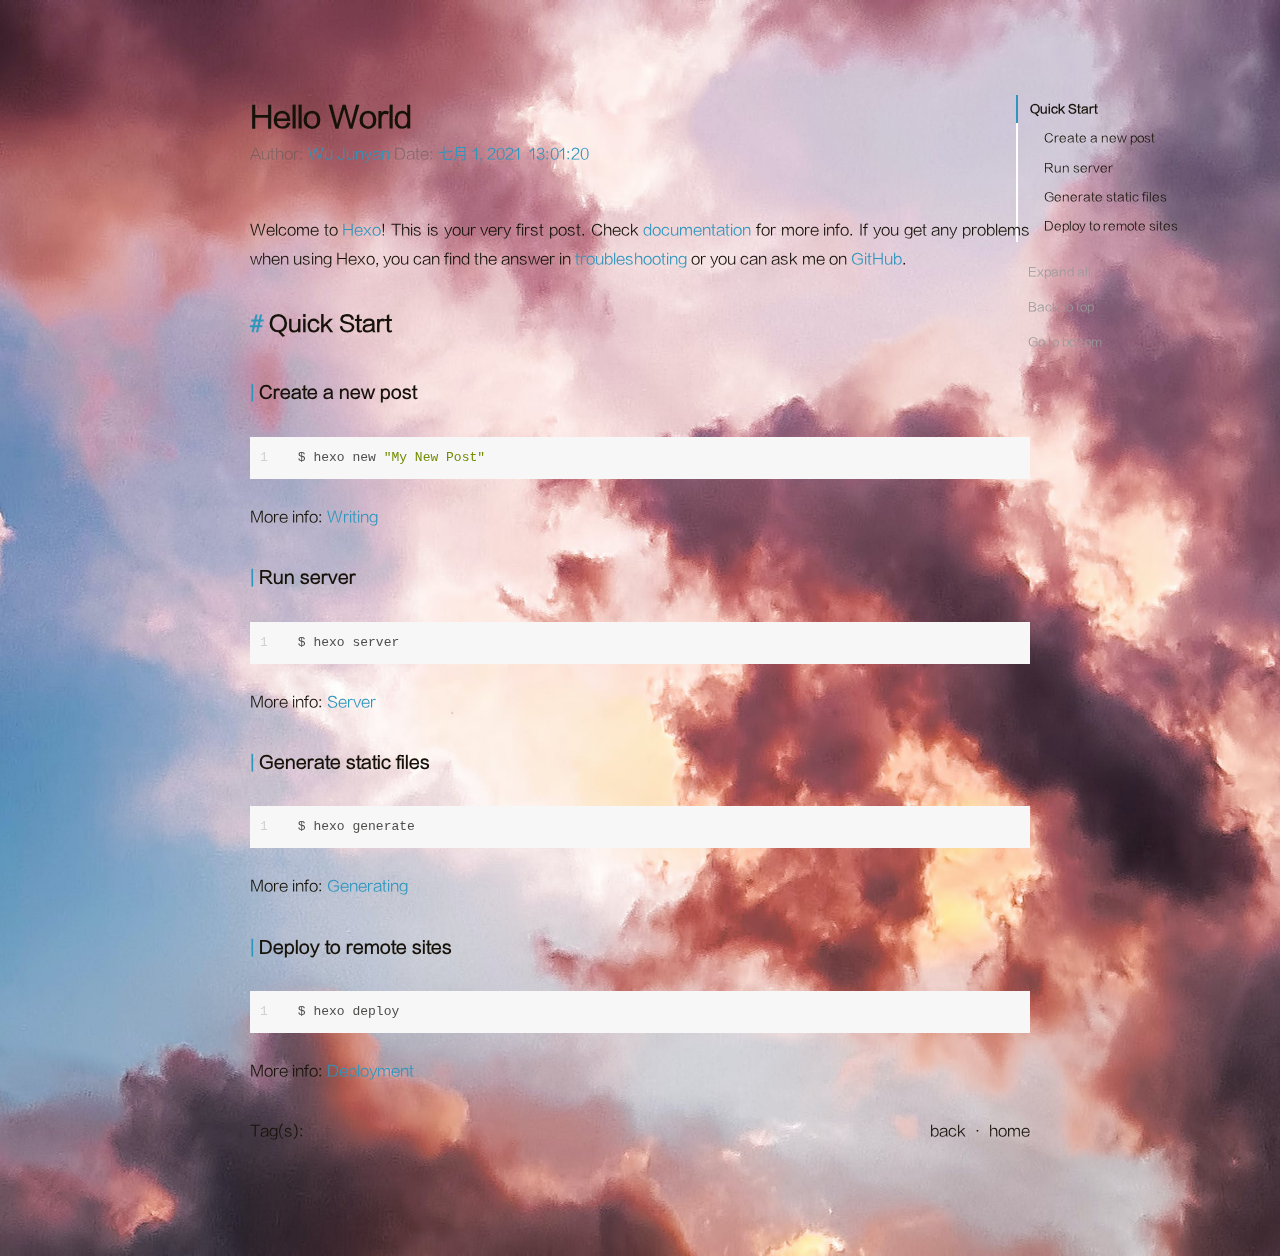
<file: 2021/07/01/hello-world/index.html>
<!DOCTYPE html>
<html lang="zh-CN">
<head>
    <meta charset="UTF-8">
<meta name="viewport"
      content="width=device-width, initial-scale=1.0, maximum-scale=1.0, minimum-scale=1.0">
<meta http-equiv="X-UA-Compatible" content="ie=edge">

    <meta name="author" content="Wu Junyan">





<title>Hello World | Jun</title>



    <link rel="icon" href="/image/user/author.jpg">




    <!-- stylesheets list from _config.yml -->
    
    <link rel="stylesheet" href="/css/style.css">
    
    <link rel="stylesheet" href="/my.css">
    
    <link rel="stylesheet" href="/fonts/iconfont/iconfont.css">
    



    <!-- scripts list from _config.yml -->
    
    <script src="/js/script.js"></script>
    
    <script src="/js/tocbot.min.js"></script>
    
    <script src="/fonts/iconfont/iconfont.js"></script>
    



    
    
        
    


<meta name="generator" content="Hexo 5.4.0"></head>
<body>
    <div class="wrapper">
        <header>
    <nav class="navbar">
        <div class="container">
            <div class="navbar-header header-logo"><a href="/">Jun&#39;s Blog</a></div>
            <div class="menu navbar-right">
                
                    <a class="menu-item" target="_blank" rel="noopener" href="http://gw.junono.com:5454">博客</a>
                
                <input id="switch_default" type="checkbox" class="switch_default">
                <label for="switch_default" class="toggleBtn"></label>
            </div>
        </div>
    </nav>

    
    <nav class="navbar-mobile" id="nav-mobile">
        <div class="container">
            <div class="navbar-header">
                <div>
                    <a href="/">Jun&#39;s Blog</a><a id="mobile-toggle-theme">·&nbsp;Light</a>
                </div>
                <div class="menu-toggle" onclick="mobileBtn()">&#9776; Menu</div>
            </div>
            <div class="menu" id="mobile-menu">
                
                    <a class="menu-item" target="_blank" rel="noopener" href="http://gw.junono.com:5454">博客</a>
                
            </div>
        </div>
    </nav>

</header>
<script>
    var mobileBtn = function f() {
        var toggleMenu = document.getElementsByClassName("menu-toggle")[0];
        var mobileMenu = document.getElementById("mobile-menu");
        if(toggleMenu.classList.contains("active")){
           toggleMenu.classList.remove("active")
            mobileMenu.classList.remove("active")
        }else{
            toggleMenu.classList.add("active")
            mobileMenu.classList.add("active")
        }
    }
</script>
        <div class="main">
            <div class="container">
    
    
        <div class="post-toc">
    <div class="tocbot-list">
    </div>
    <div class="tocbot-list-menu">
        <a class="tocbot-toc-expand" onclick="expand_toc()">Expand all</a>
        <a onclick="go_top()">Back to top</a>
        <a onclick="go_bottom()">Go to bottom</a>
    </div>
</div>

<script>
    document.ready(
        function () {
            tocbot.init({
                tocSelector: '.tocbot-list',
                contentSelector: '.post-content',
                headingSelector: 'h1, h2, h3, h4, h5',
                collapseDepth: 1,
                orderedList: false,
                scrollSmooth: true,
            })
        }
    )

    function expand_toc() {
        var b = document.querySelector(".tocbot-toc-expand");
        tocbot.init({
            tocSelector: '.tocbot-list',
            contentSelector: '.post-content',
            headingSelector: 'h1, h2, h3, h4, h5',
            collapseDepth: 6,
            orderedList: false,
            scrollSmooth: true,
        });
        b.setAttribute("onclick", "collapse_toc()");
        b.innerHTML = "Collapse all"
    }

    function collapse_toc() {
        var b = document.querySelector(".tocbot-toc-expand");
        tocbot.init({
            tocSelector: '.tocbot-list',
            contentSelector: '.post-content',
            headingSelector: 'h1, h2, h3, h4, h5',
            collapseDepth: 1,
            orderedList: false,
            scrollSmooth: true,
        });
        b.setAttribute("onclick", "expand_toc()");
        b.innerHTML = "Expand all"
    }

    function go_top() {
        window.scrollTo(0, 0);
    }

    function go_bottom() {
        window.scrollTo(0, document.body.scrollHeight);
    }

</script>
    

    
    <article class="post-wrap">
        <header class="post-header">
            <h1 class="post-title">Hello World</h1>
            
                <div class="post-meta">
                    
                        Author: <a itemprop="author" rel="author" href="/">Wu Junyan</a>
                    

                    
                        <span class="post-time">
                        Date: <a href="#">七月 1, 2021&nbsp;&nbsp;13:01:20</a>
                        </span>
                    
                    
                </div>
            
        </header>

        <div class="post-content">
            <p>Welcome to <a target="_blank" rel="noopener" href="https://hexo.io/">Hexo</a>! This is your very first post. Check <a target="_blank" rel="noopener" href="https://hexo.io/docs/">documentation</a> for more info. If you get any problems when using Hexo, you can find the answer in <a target="_blank" rel="noopener" href="https://hexo.io/docs/troubleshooting.html">troubleshooting</a> or you can ask me on <a target="_blank" rel="noopener" href="https://github.com/hexojs/hexo/issues">GitHub</a>.</p>
<h2 id="Quick-Start"><a href="#Quick-Start" class="headerlink" title="Quick Start"></a>Quick Start</h2><h3 id="Create-a-new-post"><a href="#Create-a-new-post" class="headerlink" title="Create a new post"></a>Create a new post</h3><figure class="highlight bash"><table><tr><td class="gutter"><pre><span class="line">1</span><br></pre></td><td class="code"><pre><span class="line">$ hexo new <span class="string">&quot;My New Post&quot;</span></span><br></pre></td></tr></table></figure>

<p>More info: <a target="_blank" rel="noopener" href="https://hexo.io/docs/writing.html">Writing</a></p>
<h3 id="Run-server"><a href="#Run-server" class="headerlink" title="Run server"></a>Run server</h3><figure class="highlight bash"><table><tr><td class="gutter"><pre><span class="line">1</span><br></pre></td><td class="code"><pre><span class="line">$ hexo server</span><br></pre></td></tr></table></figure>

<p>More info: <a target="_blank" rel="noopener" href="https://hexo.io/docs/server.html">Server</a></p>
<h3 id="Generate-static-files"><a href="#Generate-static-files" class="headerlink" title="Generate static files"></a>Generate static files</h3><figure class="highlight bash"><table><tr><td class="gutter"><pre><span class="line">1</span><br></pre></td><td class="code"><pre><span class="line">$ hexo generate</span><br></pre></td></tr></table></figure>

<p>More info: <a target="_blank" rel="noopener" href="https://hexo.io/docs/generating.html">Generating</a></p>
<h3 id="Deploy-to-remote-sites"><a href="#Deploy-to-remote-sites" class="headerlink" title="Deploy to remote sites"></a>Deploy to remote sites</h3><figure class="highlight bash"><table><tr><td class="gutter"><pre><span class="line">1</span><br></pre></td><td class="code"><pre><span class="line">$ hexo deploy</span><br></pre></td></tr></table></figure>

<p>More info: <a target="_blank" rel="noopener" href="https://hexo.io/docs/one-command-deployment.html">Deployment</a></p>

        </div>

        
        <section class="post-tags">
            <div>
                <span>Tag(s):</span>
                <span class="tag">
                    
                </span>
            </div>
            <div>
                <a href="javascript:window.history.back();">back</a>
                <span>· </span>
                <a href="/">home</a>
            </div>
        </section>
        <section class="post-nav">
            
            
        </section>


    </article>
</div>

        </div>
        <footer id="footer" class="footer">
    <div class="copyright">
        <span>© Wu Junyan | Powered by <a href="https://hexo.io" target="_blank">Hexo</a> & <a href="https://github.com/Siricee/hexo-theme-Chic" target="_blank">Chic</a></span>
    </div>
</footer>

    </div>
</body>
</html>
</file>
<file: my.css>
.copyright {
    visibility: hidden;
}
.wrapper {
    background: url(image/wallpaper/1.jpeg);
    background-attachment: local;
    background-position: center;
    -webkit-background-size: cover;
    -moz-background-size: cover;
    background-size: cover;
    background-repeat: no-repeat;
}

.navbar .container {
    visibility: hidden;
}
</file>
<file: fonts/iconfont/iconfont.css>
@font-face {
  font-family: "iconfont"; /* Project id 2648706 */
  src: url('iconfont.woff2?t=1625244439516') format('woff2'),
       url('iconfont.woff?t=1625244439516') format('woff'),
       url('iconfont.ttf?t=1625244439516') format('truetype');
}



.iconfont {
  font-family: "iconfont" !important;
  font-size: 16px;
  font-style: normal;
  -webkit-font-smoothing: antialiased;
  -moz-osx-font-smoothing: grayscale;
}

.icon-weixin:before {
  content: "\e611";
}

.icon-envelope:before {
  content: "\ea98";
}

.icon-logo-qq:before {
  content: "\e63c";
}

.icon-qianniu:before {
  content: "\e633";
}

.icon-csdn:before {
  content: "\e600";
}

.icon-E-mail:before {
  content: "\e8aa";
}

.icon-zhihu-circle:before {
  content: "\e712";
}

.icon-RSS:before {
  content: "\e604";
}

.icon-ziyuan:before {
  content: "\ef20";
}

.icon-gitee-fill-round:before {
  content: "\e686";
}

.icon-gitlab:before {
  content: "\e601";
}

.icon-blogger:before {
  content: "\e613";
}

.icon-leetcode:before {
  content: "\ebf2";
}

.icon-bilibili-fill:before {
  content: "\e652";
}

.icon-weibo:before {
  content: "\ea8c";
}

.icon-GitHub:before {
  content: "\e602";
}
</file>
<file: css/style.css>
/* normalize.css v8.0.0 | MIT License | github.com/necolas/normalize.css */
html {
  line-height: 1.15 /* 1 */;
  -webkit-text-size-adjust: 100% /* 2 */;
}
body {
  margin: 0;
}
h1 {
  font-size: 2em;
  margin: 0.67em 0;
}
hr {
  box-sizing: content-box /* 1 */;
  height: 0 /* 1 */;
  overflow: visible /* 2 */;
}
pre {
  font-family: monospace, monospace /* 1 */;
  font-size: 1em /* 2 */;
}
a {
  background-color: transparent;
}
abbr[title] {
  border-bottom: none /* 1 */;
  text-decoration: underline /* 2 */;
  text-decoration: underline dotted /* 2 */;
}
b,
strong {
  font-weight: bolder;
}
code,
kbd,
samp {
  font-family: monospace, monospace /* 1 */;
  font-size: 1em /* 2 */;
}
small {
  font-size: 80%;
}
sub,
sup {
  font-size: 75%;
  line-height: 0;
  position: relative;
  vertical-align: baseline;
}
sub {
  bottom: -0.25em;
}
sup {
  top: -0.5em;
}
img {
  border-style: none;
}
button,
input,
optgroup,
select,
textarea {
  font-family: inherit /* 1 */;
  font-size: 100% /* 1 */;
  line-height: 1.15 /* 1 */;
  margin: 0 /* 2 */;
}
button,
input {
  overflow: visible;
}
button,
select {
  text-transform: none;
}
button,
[type="button"],
[type="reset"],
[type="submit"] {
  -webkit-appearance: button;
}
button::-moz-focus-inner,
[type="button"]::-moz-focus-inner,
[type="reset"]::-moz-focus-inner,
[type="submit"]::-moz-focus-inner {
  border-style: none;
  padding: 0;
}
button:-moz-focusring,
[type="button"]-moz-focusring,
[type="reset"]-moz-focusring,
[type="submit"]-moz-focusring {
  outline: 1px dotted ButtonText;
}
fieldset {
  padding: 0.35em 0.75em 0.625em;
}
legend {
  box-sizing: border-box /* 1 */;
  color: inherit /* 2 */;
  display: table /* 1 */;
  max-width: 100% /* 1 */;
  padding: 0 /* 3 */;
  white-space: normal /* 1 */;
}
progress {
  vertical-align: baseline;
}
textarea {
  overflow: auto;
}
[type="checkbox"],
[type="radio"] {
  box-sizing: border-box /* 1 */;
  padding: 0 /* 2 */;
}
[type="number"]::-webkit-inner-spin-button,
[type="number"]::-webkit-outer-spin-button {
  height: auto;
}
[type="search"] {
  -webkit-appearance: textfield /* 1 */;
  outline-offset: -2px /* 2 */;
}
[type="search"]::-webkit-search-decoration {
  -webkit-appearance: none;
}
::-webkit-file-upload-button {
  -webkit-appearance: button /* 1 */;
  font: inherit /* 2 */;
}
details {
  display: block;
}
summary {
  display: list-item;
}
template {
  display: none;
}
[hidden] {
  display: none;
}
@font-face {
  font-family: 'lanting';
  src: url("../fonts/lanting/lanting.eot"); /* IE9 */
  src: url("../fonts/lanting/lanting.eot?#iefix") format('embedded-opentype'), /* IE6-IE8 */ url("../fonts/lanting/lanting.woff2") format('woff2'), url("../fonts/lanting/lanting.woff") format('woff'), url("../fonts/lanting/lanting.ttf") format('truetype'); /* chrome, firefox, opera, Safari, Android, iOS 4.2+ */
  font-weight: 300;
  font-display: swap;
}
html {
  font-family: 'Microsoft Jhenghei', Lantinghei SC, 'lanting', PingFang SC, Seguo UI, Microsoft Yahei, Arial;
}
html::-webkit-scrollbar {
  width: 8px;
  height: 8px;
}
html::-webkit-scrollbar-thumb {
  height: 40px;
  background-color: #eee;
  border-radius: 16px;
}
html::-webkit-scrollbar-thumb:hover {
  background-color: #ddd;
}
body {
  font-size: 11pt;
  font-weight: normal;
  line-height: 2em;
  overflow: overlay;
  background-color: #fff;
  color: #161209;
  transition: color 0.2s ease, border-color 0.2s ease, background 0.2s ease, opacity 0.2s ease;
}
body:before {
  content: "";
  background-repeat: no-repeat;
  background-position: center;
  opacity: 0.05;
  position: fixed;
  top: 0;
  left: 0;
  width: 100%;
  height: 100%;
  z-index: -1;
}
body.dark-theme {
  background-color: #292a2d;
  color: #a9a9b3;
  transition: color 0.2s ease, border-color 0.2s ease, background 0.2s ease, opacity 0.2s ease;
}
a {
  color: #161209;
  text-decoration: none;
  transition: color 0.2s ease, border-color 0.2s ease, background 0.2s ease, opacity 0.2s ease;
  cursor: pointer;
}
a:hover {
  color: #2d96bd;
  text-decoration: none;
  transition: color 0.2s ease, border-color 0.2s ease, background 0.2s ease, opacity 0.2s ease;
}
.dark-theme a {
  color: #a9a9b3;
  text-decoration: none;
  transition: color 0.2s ease, border-color 0.2s ease, background 0.2s ease, opacity 0.2s ease;
}
.dark-theme a:hover {
  color: #fff;
  text-decoration: none;
  transition: color 0.2s ease, border-color 0.2s ease, background 0.2s ease, opacity 0.2s ease;
}
.wrapper {
  display: flex;
  flex-direction: column;
  min-height: 100vh;
  width: 100%;
}
.navbar {
  height: 4rem;
  line-height: 4rem;
  width: 100%;
}
.navbar .container {
  width: auto;
  max-width: 1200px;
  text-align: center;
  margin: 0 auto;
  display: flex;
  justify-content: space-between;
}
.main {
  flex-grow: 1;
  flex-shrink: 0;
  flex-basis: auto;
}
.container {
  padding-left: 1em;
  padding-right: 1em;
}
.footer {
  height: 4rem;
  width: 100%;
  text-align: center;
  line-height: 4rem;
  padding-top: 2em;
}
@charset "utf-8";

/*input css begin*/
*{
    -webkit-tap-highlight-color: rgba(0,0,0,0);
}
/* input[type="checkbox"],input[type="radio"]{
    display: none;
    width: 0;
    height: 0;
    visibility: hidden;
} */
input[type="checkbox"]:checked + label:after{
    transition: all 0.3s ease-in;
}
input[type="checkbox"]:not(:checked) + label:after {
    transition: all 0.3s ease-out;
}
input[type="checkbox"]:checked + label,
input[type="checkbox"]:not(:checked) + label{
    transition: all 0.3s ease-in-out;
}
input[type="checkbox"]:checked + label:before,input[type="checkbox"]:checked + label i:before,input[type="checkbox"]:not(:checked) + label i:before,
input[type="checkbox"]:checked + label i:after,input[type="checkbox"]:not(:checked) + label i:after,input[type="checkbox"]:not(:checked) + label:before{
    transition: all 0.3s ease-in-out;
}
input[type="radio"]:checked + label:after,
input[type="radio"]:not(:checked) + label:after {
    transition: all 0.3s ease-in-out;
}
.switch_default[type="checkbox"]{
    display: none;
}
.switch_default + label{
     background-color: #e6e6e6;
     border-radius:7px;
     cursor: pointer;
     display: inline-block;
     height: 14px;
     position: relative;
     box-shadow: 0.2px 0.2px 1px 0.5px rgb(180,180,180);
     width: 30px;
 }
.switch_default + label:after{
    background-color: #fff;
    border-radius: 50%;
    content: "";
    height: 12px;
    left: 1px;
    position: absolute;
    top: .5px;
    width: 12px;
    box-shadow: 0.2px 0.2px 1px 0.5px rgb(180,180,180);
}
.switch_default:checked + label{
    background-color: #1ABC9C;
    box-shadow:none;
}
.switch_default:checked + label:after{
    left: 17px;
}

/*.switch_default + label{*/
/*    background-color: #e6e6e6;*/
/*    border-radius:12px;*/
/*    cursor: pointer;*/
/*    display: inline-block;*/
/*    height: 24px;*/
/*    position: relative;*/
/*    box-shadow: 0.2px 0.2px 1px 0.5px rgb(180,180,180);*/
/*    width: 52px;*/
/*}*/
/*.switch_default + label:after{*/
/*    background-color: #fff;*/
/*    border-radius: 50%;*/
/*    content: "";*/
/*    height: 22px;*/
/*    left: 1px;*/
/*    position: absolute;*/
/*    top: 1px;*/
/*    width: 22px;*/
/*    box-shadow: 0.2px 0.2px 1px 0.5px rgb(180,180,180);*/
/*}*/
/*.switch_default:checked + label{*/
/*    background-color: #1ABC9C;*/
/*    box-shadow:none;*/
/*}*/
/*.switch_default:checked + label:after{*/
/*    left: 29px;*/
/*}*/
@font-face {
  font-family: "iconfont"; /* Project id 2648706 */
  src: url('iconfont.woff2?t=1625244439516') format('woff2'),
       url('iconfont.woff?t=1625244439516') format('woff'),
       url('iconfont.ttf?t=1625244439516') format('truetype');
}



.iconfont {
  font-family: "iconfont" !important;
  font-size: 16px;
  font-style: normal;
  -webkit-font-smoothing: antialiased;
  -moz-osx-font-smoothing: grayscale;
}

.icon-weixin:before {
  content: "\e611";
}

.icon-envelope:before {
  content: "\ea98";
}

.icon-logo-qq:before {
  content: "\e63c";
}

.icon-qianniu:before {
  content: "\e633";
}

.icon-csdn:before {
  content: "\e600";
}

.icon-E-mail:before {
  content: "\e8aa";
}

.icon-zhihu-circle:before {
  content: "\e712";
}

.icon-RSS:before {
  content: "\e604";
}

.icon-ziyuan:before {
  content: "\ef20";
}

.icon-gitee-fill-round:before {
  content: "\e686";
}

.icon-gitlab:before {
  content: "\e601";
}

.icon-blogger:before {
  content: "\e613";
}

.icon-leetcode:before {
  content: "\ebf2";
}

.icon-bilibili-fill:before {
  content: "\e652";
}

.icon-weibo:before {
  content: "\ea8c";
}

.icon-GitHub:before {
  content: "\e602";
}


.header-logo a {
  padding: 0;
}
.navbar .menu a {
  padding: 0 8px;
}
.navbar .menu .active {
  font-weight: 900;
  color: #161209;
}
.dark-theme .navbar .menu .active {
  color: #fff;
}
.navbar-header a:hover,
.navbar .menu a:hover {
  background-color: transparent;
}
header label {
  margin-left: 15px;
  position: relative;
  -webkit-transform: translateY(0.1em) translateX(0.5em);
}
.copyright {
  font-size: 14px;
}
.pagination {
  display: flex;
  flex-direction: row;
  justify-content: center;
  list-style: none;
  white-space: nowrap;
  width: 100%;
  padding-top: 2em;
}
.pagination a,
.pagination span {
  -webkit-font-smoothing: antialiased;
  font-size: 12px;
  color: #bfbfbf;
  letter-spacing: 0.1em;
  font-weight: 700;
  padding: 5px 5px;
  text-decoration: none;
  transition: 0.3s;
}
.pagination .page-number {
  padding-bottom: 3px;
  margin: 0 20px;
  box-sizing: border-box;
  position: relative;
  display: inline;
}
.pagination .page-number.disabled {
  display: none;
}
.pagination .page-number:hover a {
  color: #000;
}
.dark-theme .pagination .page-number:hover a {
  color: #fff;
}
.pagination .page-number:before,
.pagination .page-number:after {
  position: absolute;
  content: "";
  width: 0;
  height: 1px;
  background: #000;
  transition: 0.3s;
  bottom: 0px;
}
.dark-theme .pagination .page-number:before,
.dark-theme .pagination .page-number:after {
  background: #fff;
}
.pagination .page-number:before .current,
.pagination .page-number:after .current {
  width: 100%;
}
.pagination .page-number:before {
  left: 50%;
}
.pagination .page-number:after {
  right: 50%;
}
.pagination .page-number:hover:before,
.pagination .page-number:hover:after {
  width: 50%;
}
.pagination .page-number.current {
  color: #000;
}
.dark-theme .pagination .page-number.current {
  color: #fff;
}
.pagination .page-number.current:before,
.pagination .page-number.current:after {
  width: 60%;
}
.intro {
  transform: translateY(20vh);
  text-align: center;
}
.intro .avatar {
  padding: 10px;
}
.intro .avatar img {
  width: 128px;
  height: auto;
  display: inline-block;
  -webkit-border-radius: 100%;
  border-radius: 100%;
  -webkit-box-shadow: 0 0 0 0.3618em rgba(0,0,0,0.05);
  box-shadow: 0 0 0 0.3618em rgba(0,0,0,0.05);
  margin: 0 auto;
  -webkit-transition: all ease 0.4s;
  -moz-transition: all ease 0.4s;
  -o-transition: all ease 0.4s;
  transition: all ease 0.4s;
  cursor: pointer;
}
.intro .avatar img:hover {
  position: relative;
  -webkit-transform: translateY(-0.75em);
  -moz-transform: translateY(-0.75em);
  -ms-transform: translateY(-0.75em);
  -o-transform: translateY(-0.75em);
  transform: translateY(-0.75em);
  cursor: pointer;
}
.nickname {
  font-size: 2em;
  font-weight: normal;
}
.links a {
  padding: 0 5px;
}
.links a:hover {
  background-color: transparent;
}
.links .iconfont {
  font-size: 2em;
}
.post-wrap {
  position: relative;
  width: 100%;
  max-width: 780px;
  margin: 0 auto;
  padding-top: 2rem;
}
.post-wrap .archive-item {
  margin-left: 2rem;
}
.archive-item-link {
  display: inline-block;
  text-decoration: none;
  overflow: hidden;
  white-space: nowrap;
}
.archive-item-link:hover {
  color: #2d96bd;
  background-color: transparent;
}
.dark-theme .archive-item-link {
  color: #a9a9b3;
  text-decoration: none;
  transition: color 0.2s ease, border-color 0.2s ease, background 0.2s ease, opacity 0.2s ease;
}
.dark-theme .archive-item-link:hover {
  color: #fff;
  text-decoration: none;
  transition: color 0.2s ease, border-color 0.2s ease, background 0.2s ease, opacity 0.2s ease;
}
.archive-item-date {
  float: right;
  text-align: right;
  color: #a9a9b3;
}
.dark-theme .archive-item-date {
  color: #87878d;
}
.post-wrap .categories-card {
  margin: 0 auto;
  margin-top: 1em;
  display: flex;
  align-items: center;
  justify-content: space-between;
  flex-direction: row;
  flex-wrap: wrap;
  padding: 0 2.5em;
  line-height: 1.6em;
}
.post-wrap .categories-card .card-item {
  font-size: 14px;
  text-align: left;
  width: 45%;
  display: flex;
  align-items: flex-start;
  margin-top: 2em;
  min-height: 16em;
  padding: 0 2%;
  position: relative;
}
.post-wrap .categories-card .card-item .categories {
  overflow: hidden;
}
.tag-cloud-tags {
  margin: 10px 0;
  padding-top: 2em;
}
.tag-cloud-tags a {
  display: inline-block;
  position: relative;
  margin: 5px 10px;
  word-wrap: break-word;
  transition-duration: 0.3s;
  transition-property: transform;
  transition-timing-function: ease-out;
}
.tag-cloud-tags a:active,
.tag-cloud-tags a:focus,
.tag-cloud-tags a:hover {
  color: #2d96bd;
  transform: scale(1.1);
}
.dark-theme .tag-cloud-tags a:active,
.dark-theme .tag-cloud-tags a:focus,
.dark-theme .tag-cloud-tags a:hover {
  color: #fff;
}
.tag-cloud-tags a small {
  margin: 0 0.3em;
  color: #a9a9b3;
}
.dark-theme .tag-cloud-tags a small {
  color: #fff;
}
.page {
  padding-top: 0;
}
.page .post-content {
  margin: 0;
  padding-top: 0;
}
.post-wrap p {
  font-size: 1em;
  margin: 1em 0 1em 0;
}
.post-wrap .post-header h1 {
  margin: 0 !important;
}
.post-wrap .post-title {
  font-size: 2em;
  line-height: 1.5em;
}
.post-wrap .post-meta {
  color: rgba(85,85,85,0.529) !important;
}
.dark-theme .post-wrap .post-meta {
  color: #87878d !important;
}
.post-wrap .post-meta a {
  color: #2d96bd;
}
.dark-theme .post-wrap .post-meta a {
  color: #eee;
}
.post-wrap .post-meta a:hover {
  color: #ef3982;
}
.dark-theme .post-wrap .post-meta a:hover {
  color: #fff;
}
.post-content {
  padding-top: 2rem;
  text-align: justify;
}
.post-content h2,
.post-content h3,
.post-content h4,
.post-content h5,
.post-content h6 {
  padding-top: 0.8em;
  padding-bottom: 0.3em;
}
.post-content h1::before {
  content: "#";
  margin-right: 5px;
  color: #2d96bd;
}
.dark-theme .post-content h1::before {
  color: #eee;
}
.post-content h2::before {
  content: "#";
  margin-right: 5px;
  color: #2d96bd;
}
.dark-theme .post-content h2::before {
  color: #eee;
}
.post-content h3::before {
  content: "|";
  margin-right: 5px;
  color: #2d96bd;
}
.dark-theme .post-content h3::before {
  color: #eee;
}
.post-content h4::before {
  content: "*";
  margin-right: 5px;
  color: #2d96bd;
}
.dark-theme .post-content h4::before {
  color: #eee;
}
.post-content a {
  color: #2d96bd;
}
.dark-theme .post-content a {
  color: #eee;
}
.post-content a:hover {
  color: #ef3982;
}
.dark-theme .post-content a:hover:hover {
  color: #fff;
  text-decoration: underline;
}
.post-content code,
.post-content pre {
  padding: 7px;
  font-size: 13px;
  font-family: Consolas, Monaco, Menlo, Consolas, monospace;
}
.post-content code {
  padding: 3px 5px;
  border-radius: 4px;
}
.post-content figure.highlight {
  margin: 1em 0;
  overflow-x: auto;
  position: relative;
}
.post-content figure.highlight::-webkit-scrollbar {
  width: 6px;
  height: 6px;
}
.post-content figure.highlight::-webkit-scrollbar-thumb {
  width: 6px;
  background-color: #eee;
  border-radius: 2px;
}
.post-content figure.highlight table {
  position: relative;
}
.post-content figure.highlight table,
.post-content figure.highlight tr,
.post-content figure.highlight td {
  margin: 0;
  padding: 0;
  border: 0;
  width: 100%;
  border-collapse: collapse;
}
.post-content figure.highlight .code pre {
  margin: 0 10px;
}
.post-content figure.highlight .gutter {
  width: 10px;
  color: #d0d0d0;
}
.post-content figure.highlight .gutter pre {
  margin: 0;
}
.post-content ul {
  padding-left: 2em;
}
.post-content table {
  max-width: 100%;
  margin: 10px 0;
  border-spacing: 0;
}
.post-content table thead {
  background: #bce1ef;
}
.dark-theme .post-content table thead {
  background: #626262;
}
.post-content table th,
.post-content table td {
  padding: 5px 15px;
  border: 0.5px solid #e8e8e8;
}
.post-content .image-caption:not(:empty) {
  min-width: 20%;
  max-width: 80%;
  display: inline-block;
  padding: 10px;
  margin: 0 auto;
  border-bottom: 1px solid #d9d9d9;
  font-size: 14px;
  color: #969696;
  line-height: 1.7;
}
.post-content img {
  display: block;
  max-width: 100%;
  height: auto;
  margin: 0 auto;
  overflow: hidden;
}
.post-content img[data-action="zoom"] {
  cursor: zoom-in;
}
.post-content .image-box .image-box-title {
  text-align: center;
  font-size: 0.7em;
  margin-top: 0.5em;
  margin-bottom: 1em;
  color: #a9a9b3;
}
.dark-theme .post-content .image-box .image-box-title {
  color: #87878d;
}
.post-content blockquote {
  font-size: 1rem;
  display: block;
  margin: 1em 0;
  padding: 1em 1.2em 1em 1.2em;
  position: relative;
  color: rgba(52,73,94,0.8);
  background-color: #e9f5fa;
  border-left: 2px solid #2d96bd;
}
.post-content blockquote p {
  margin: 0;
}
.post-content blockquote footer strong {
  margin-right: 0.5em;
}
.dark-theme .post-content blockquote {
  color: #a9a9b3;
  background-color: #3e3e3e;
  border-left: 2px solid #dcdcdc;
}
.post-content blockquote.pullquote {
  background-color: transparent;
  max-width: 45%;
  border: 0;
}
.post-content blockquote.pullquote.left {
  float: left;
  text-align: left;
}
.post-content blockquote.pullquote.right {
  float: right;
  text-align: right;
}
.post-copyright {
  margin-top: 5rem;
  border-top: 1px solid #e8e8e8;
  border-bottom: 1px solid #e8e8e8;
}
.post-copyright a {
  color: #2d96bd;
}
.dark-theme .post-copyright a {
  color: #eee;
}
.post-copyright a:hover {
  color: #ef3982;
}
.dark-theme .post-copyright a:hover {
  color: #fff;
}
.post-copyright .copyright-item {
  margin: 5px 0;
}
.post-copyright .lincese {
  font-weight: bold;
}
.dark-theme .post-copyright {
  border-top: 1px solid #909196;
  border-bottom: 1px solid #909196;
}
.post-content code,
.post-content pre {
  line-height: 1.7em;
  padding: 7px;
  font-size: 13px;
  font-family: Consolas, Monaco, Menlo, Consolas, monospace;
}
.post-content code {
  line-height: 1.7em;
  padding: 3px 5px;
  border-radius: 4px;
  color: #c7254e;
  background: #f8f5ec;
}
.dark-theme .post-content code {
  color: #fffe28;
  background: #787575;
}
.post-content h1 code,
.post-content h2 code,
.post-content h3 code,
.post-content h4 code,
.post-content h5 code {
  font-size: inherit;
}
.post-content figure.highlight {
  margin: 1em 0;
  overflow-x: auto;
  position: relative;
}
.post-content figure.highlight::-webkit-scrollbar {
  width: 6px;
  height: 6px;
}
.post-content figure.highlight::-webkit-scrollbar-thumb {
  width: 6px;
  background-color: #eee;
  border-radius: 2px;
}
.post-content figure.highlight figcaption {
  padding: 0 0.5em;
  text-align: right;
  font-size: 13px;
}
.post-content figure.highlight figcaption span {
  margin: 0 0.5em;
}
.post-content figure.highlight table {
  position: relative;
}
.post-content figure.highlight table,
.post-content figure.highlight tr,
.post-content figure.highlight td {
  margin: 0;
  padding: 0;
  border: 0;
  width: 100%;
  border-collapse: collapse;
}
.post-content figure.highlight .code pre {
  margin: 0 10px;
}
.post-content figure.highlight .gutter {
  width: 10px;
  color: #d0d0d0;
}
.post-content figure.highlight .gutter pre {
  margin: 0;
}
.post-tags {
  padding: 1rem 0 1rem;
  display: flex;
  justify-content: space-between;
}
.post-nav:before,
.post-nav:after {
  content: " ";
  display: table;
}
.post-nav a.prev,
.post-nav a.next {
  font-weight: 600;
  font-size: 16px;
  transition-property: transform;
  transition-timing-function: ease-out;
  transition-duration: 0.3s;
}
.post-nav a.prev {
  float: left;
}
.post-nav a.prev::before {
  content: "<";
  margin-right: 0.5em;
}
.post-nav a.prev:hover {
  transform: translateX(-4px);
}
.post-nav a.next {
  float: right;
}
.post-nav a.next::after {
  content: ">";
  margin-left: 0.5em;
}
.post-nav a.next:hover {
  transform: translateX(4px);
}
.post-nav a.prev::before,
.post-nav a.next::after {
  font-weight: bold;
}
.tag:not(:last-child) a::after {
  content: " / ";
}
.post-toc {
  position: fixed;
  top: 95px;
  right: 2em;
  width: 15rem;
  font-size: 0.75rem;
}
.post-toc .tocbot-list {
  max-height: 450px;
  max-width: 250px;
  overflow: auto;
  position: relative;
  padding-right: 0.875rem;
}
.post-toc .tocbot-list::-webkit-scrollbar {
  width: 6px;
  height: 6px;
}
.post-toc .tocbot-list::-webkit-scrollbar-thumb {
  width: 6px;
  background-color: #eee;
  border-radius: 2px;
}
.post-toc .tocbot-list ul {
  list-style: none;
  position: inherit;
  overflow: hidden;
}
.post-toc .tocbot-list ul li {
  margin-left: 0.25rem;
}
.post-toc .toc-link::before {
  background-color: #fff;
}
.post-toc .is-active-link::before {
  background-color: #2d96bd;
}
.post-toc .tocbot-list-menu {
  margin: 1rem 0.75rem;
  font-size: 0.75rem;
}
.post-toc .tocbot-list-menu a {
  display: block;
  margin: 0.375rem 0;
  color: #999;
  cursor: pointer;
}
.post-toc .tocbot-list-menu a:hover {
  color: #808080;
}
.toc{overflow-y:auto}.toc>.toc-list{overflow:hidden;position:relative}.toc>.toc-list li{list-style:none}.toc-list{margin:0;padding-left:10px}a.toc-link{color:currentColor;height:100%}.is-collapsible{max-height:1000px;overflow:hidden;transition:all 300ms ease-in-out}.is-collapsed{max-height:0}.is-position-fixed{position:fixed !important;top:0}.is-active-link{font-weight:700}.toc-link::before{background-color:#EEE;content:' ';display:inline-block;height:inherit;left:0;margin-top:-1px;position:absolute;width:2px}.is-active-link::before{background-color:#54BC4B}

@media screen and (max-width: 479px) {
  .main {
    padding-top: 40pt;
  }
  .navbar {
    display: none;
  }
  .navbar-mobile {
    display: block !important;
    position: fixed;
    width: 100%;
    z-index: 100;
    transition: all 0.6s ease 0s;
  }
  .navbar-mobile .container {
    padding: 0;
    margin: 0;
    line-height: 5.5em;
    background: #fff;
  }
  .navbar-mobile .container .navbar-header {
    display: flex;
    justify-content: space-between;
    align-items: center;
    width: 100%;
    padding-right: 1em;
    padding-left: 1em;
    box-sizing: border-box;
    position: relative;
  }
  .navbar-mobile .container .navbar-header .menu-toggle {
    cursor: pointer;
    line-height: 5.5em;
    padding: auto 2em;
  }
  .navbar-mobile .container .navbar-header .menu-toggle span {
    display: block;
    background: #000;
    width: 36px;
    height: 2px;
    -webkit-border-radius: 3px;
    -moz-border-radius: 3px;
    border-radius: 3px;
    -webkit-transition: 0.25s margin 0.25s, 0.25s transform;
    -moz-transition: 0.25s margin 0.25s, 0.25s transform;
    transition: 0.25s margin 0.25s, 0.25s transform;
  }
  .dark-theme .navbar-mobile .container .navbar-header .menu-toggle span {
    background: #a9a9b3;
  }
  .navbar-mobile .container .navbar-header .menu-toggle span:nth-child(1) {
    margin-bottom: 8px;
  }
  .navbar-mobile .container .navbar-header .menu-toggle span:nth-child(3) {
    margin-top: 8px;
  }
  .navbar-mobile .container .navbar-header .menu-toggle.active span {
    -webkit-transition: 0.25s margin, 0.25s transform 0.25s;
    -moz-transition: 0.25s margin, 0.25s transform 0.25s;
    transition: 0.25s margin, 0.25s transform 0.25s;
  }
  .navbar-mobile .container .navbar-header .menu-toggle.active span:nth-child(1) {
    -moz-transform: rotate(45deg) translate(4px, 6px);
    -ms-transform: rotate(45deg) translate(4px, 6px);
    -webkit-transform: rotate(45deg) translate(4px, 6px);
    transform: rotate(45deg) translate(4px, 6px);
  }
  .navbar-mobile .container .navbar-header .menu-toggle.active span:nth-child(2) {
    opacity: 0;
  }
  .navbar-mobile .container .navbar-header .menu-toggle.active span:nth-child(3) {
    -moz-transform: rotate(-45deg) translate(8px, -10px);
    -ms-transform: rotate(-45deg) translate(8px, -10px);
    -webkit-transform: rotate(-45deg) translate(8px, -10px);
    transform: rotate(-45deg) translate(8px, -10px);
  }
  .navbar-mobile .container .menu {
    text-align: center;
    background: #fff;
    border-top: 1px solid #000;
    padding-top: 1em;
    padding-bottom: 1em;
    display: none;
    box-shadow: 0px 2px 4px rgba(0,0,0,0.1), 0px 4px 8px rgba(0,0,0,0.1);
  }
  .navbar-mobile .container .menu a {
    display: inline-block;
    margin: 0 1em;
    line-height: 2.5em;
  }
  .navbar-mobile .container .menu.active {
    display: block;
    white-space: nowrap;
    box-sizing: border-box;
    overflow-x: auto;
  }
  .dark-theme .navbar-mobile .container .menu {
    background: #292a2d;
    border-top: 2px solid #87878d;
  }
  .dark-theme .navbar-mobile .container {
    background: #292a2d !important;
  }
  .archive {
    width: 90%;
  }
  .archive .archive-item .archive-item-date {
    display: none;
  }
  #dynamic-to-top {
    display: none !important;
  }
  .footer {
    height: 3rem;
    width: 100%;
    text-align: center;
    line-height: 1.5rem;
    padding-top: 2em;
  }
  .post-warp {
    padding-top: 6em;
  }
  .post-warp .archive-item-date {
    display: none;
  }
  .categories .categories-card .card-item {
    width: 100%;
    display: flex;
    min-height: 0;
  }
  .categories .categories-card .card-item .categories {
    overflow: hidden;
  }
}
@media screen and (max-width: 1023px) {
  .navbar-mobile {
    display: none;
  }
}
@media screen and (min-width: 1024px) {
  .navbar-mobile {
    display: none;
  }
}
@media screen and (max-width: 1279px) {
  .post-toc {
    display: none;
  }
}
.post-content figure.highlight {
  margin: 2em 0;
  background: #f7f7f7;
  color: #4d4d4c;
  font-size: 12px;
  overflow: scroll;
  overflow-y: hidden;
  overflow-x: auto;
}
.post-content figure.highlight .gutter {
  color: $hight-gutter;
}
.post-content figure.highlight pre {
  background: #f7f7f7;
  margin: 0;
}
.post-content code {
  padding: 2px 4px;
  background: #f7f7f7;
  font-family: Menlo, Monaco, Consolas, Courier New, monospace;
  font-size: 12px;
}
.post-content pre {
  padding: 10px;
  overflow: auto;
  background: #f7f7f7;
  font-family: Menlo, Monaco, Consolas, Courier New, monospace;
}
.post-content pre code {
  padding: 0;
}
.post-content pre .deletion {
  background: #fdd;
}
.post-content pre .addition {
  background: #dfd;
}
.post-content pre .meta {
  color: #8959a8;
}
.post-content pre .comment {
  color: #8e908c;
}
.post-content pre .variable,
.post-content pre .attribute,
.post-content pre .tag,
.post-content pre .regexp,
.post-content pre .ruby .constant,
.post-content pre .xml .tag .title,
.post-content pre .xml .pi,
.post-content pre .xml .doctype,
.post-content pre .html .doctype,
.post-content pre .css .id,
.post-content pre .css .class,
.post-content pre .css .pseudo {
  color: #c82829;
}
.post-content pre .number,
.post-content pre .preprocessor,
.post-content pre .built_in,
.post-content pre .literal,
.post-content pre .params,
.post-content pre .constant,
.post-content pre .command {
  color: #f5871f;
}
.post-content pre .ruby .class .title,
.post-content pre .css .rules .attribute,
.post-content pre .string,
.post-content pre .value,
.post-content pre .inheritance,
.post-content pre .header,
.post-content pre .ruby .symbol,
.post-content pre .xml .cdata,
.post-content pre .special,
.post-content pre .number,
.post-content pre .formula {
  color: #718c00;
}
.post-content pre .title,
.post-content pre .css .hexcolor {
  color: #3e999f;
}
.post-content pre .function,
.post-content pre .python .decorator,
.post-content pre .python .title,
.post-content pre .ruby .function .title,
.post-content pre .ruby .title .keyword,
.post-content pre .perl .sub,
.post-content pre .javascript .title,
.post-content pre .coffeescript .title {
  color: #4271ae;
}
.post-content pre .keyword,
.post-content pre .javascript .function {
  color: #8959a8;
}
</file>
